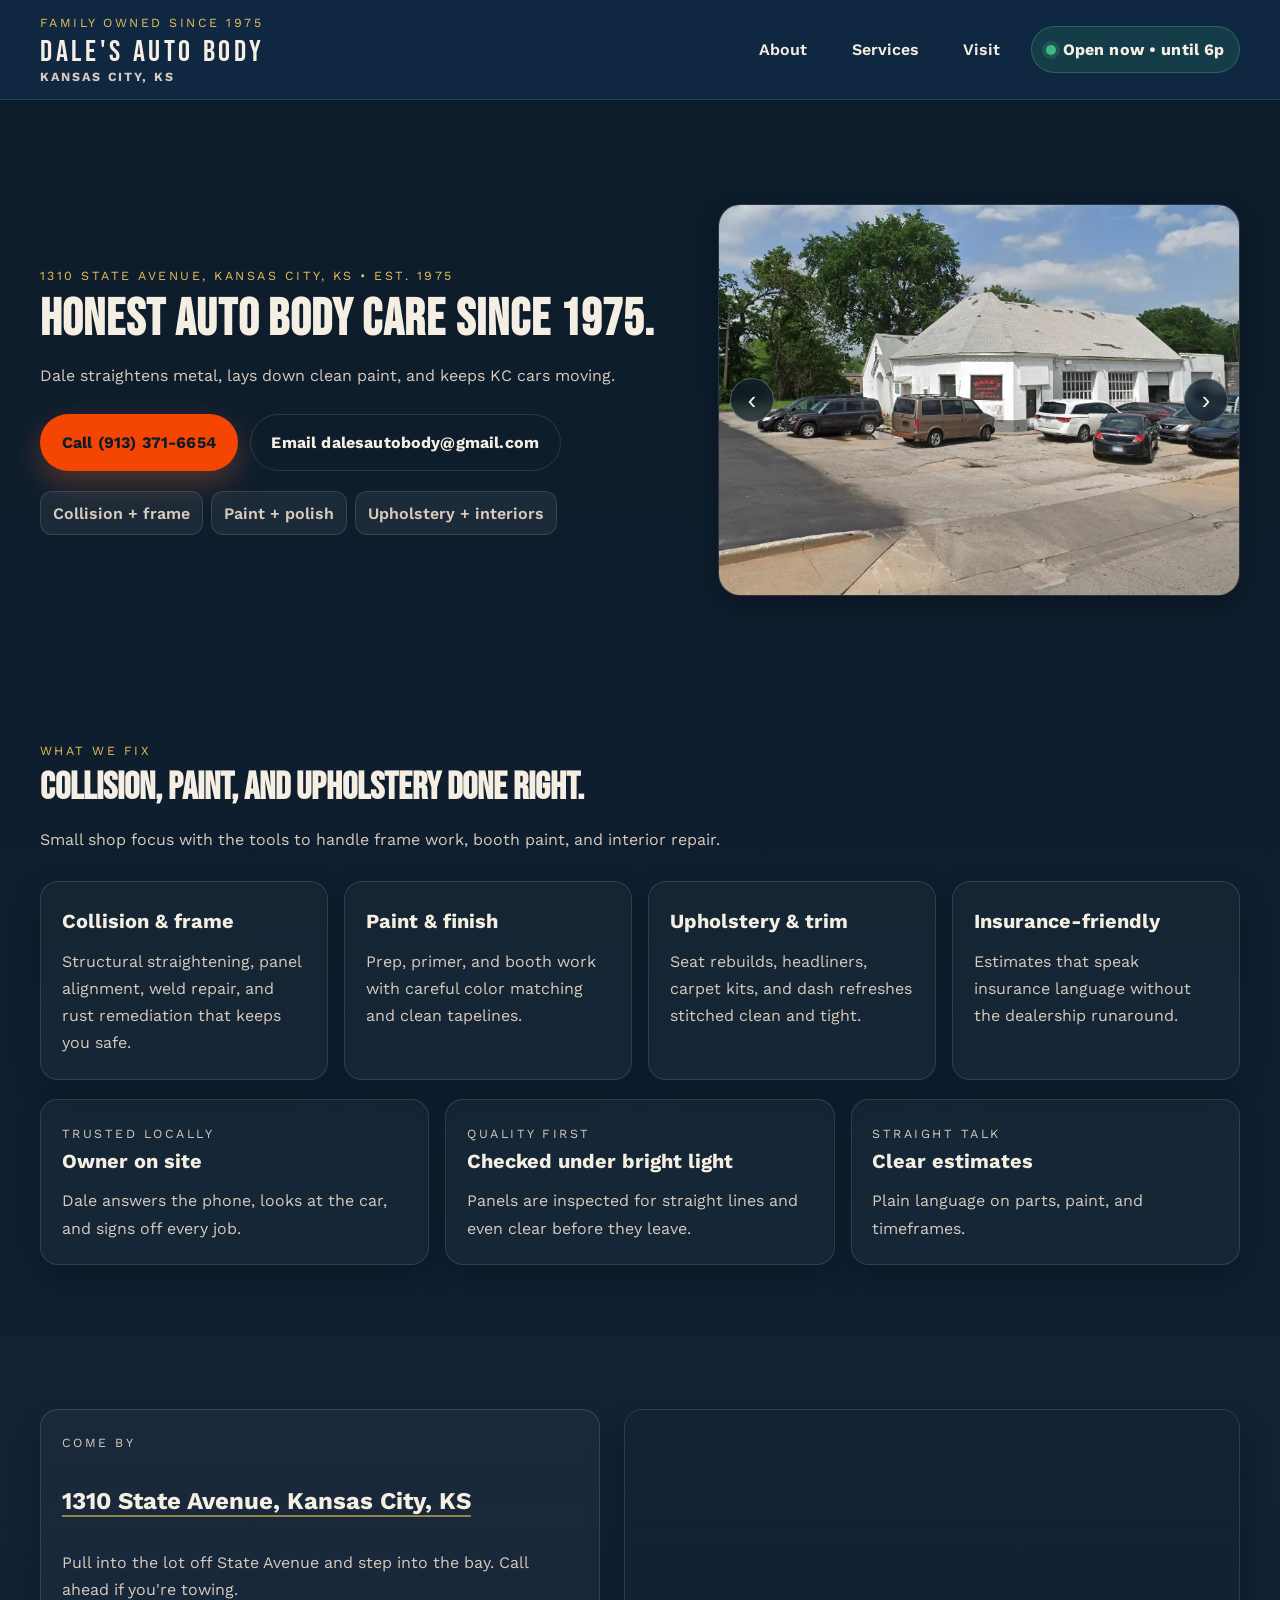
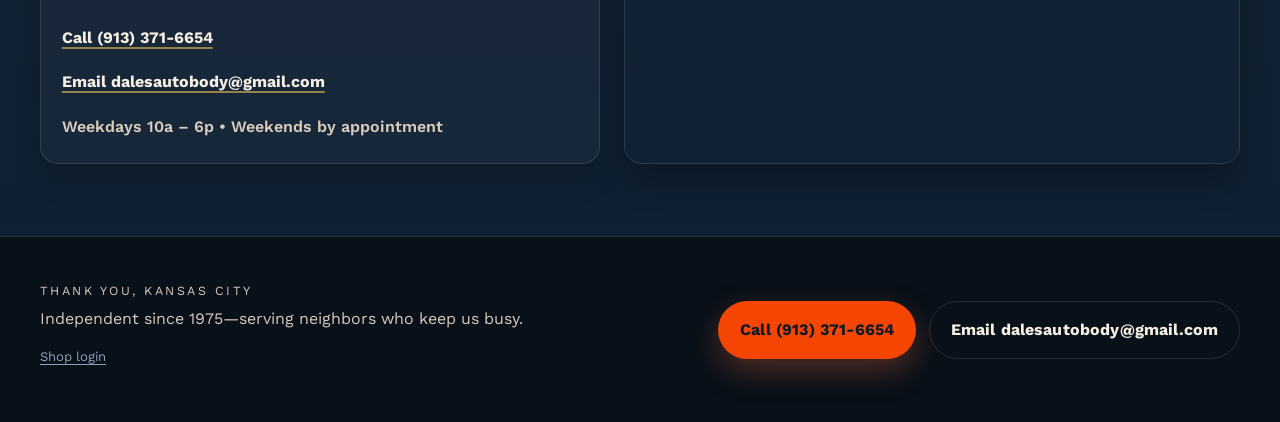
<file: index.html>
<!DOCTYPE html>
<html lang="en">
<head>
    <meta charset="UTF-8">
    <meta name="viewport" content="width=device-width, initial-scale=1">
    <title>Dale's Auto Body KC | Since 1975</title>
    <meta name="description" content="Family-owned auto body and upholstery shop in Kansas City, KS. Old-school craftsmanship from Dale since 1975.">
    <link rel="canonical" href="https://daleskc.com/">
    <meta name="theme-color" content="#0f2740">
    <link rel="icon" href="/favicon.ico" sizes="any">
    <link rel="icon" href="/icon-192.png" type="image/png">
    <link rel="apple-touch-icon" href="/apple-touch-icon.png">
    <meta property="og:type" content="website">
    <meta property="og:title" content="Dale's Auto Body · Kansas City, KS · Since 1975">
    <meta property="og:description" content="Family-owned auto body and upholstery shop on State Avenue in Kansas City, KS since 1975.">
    <meta property="og:url" content="https://daleskc.com/">
    <meta property="og:image" content="https://daleskc.com/images/web/og.jpg">
    <meta property="og:image:width" content="1200">
    <meta property="og:image:height" content="630">
    <meta property="og:image:alt" content="Dale's Auto Body shop on State Avenue, Kansas City, KS">
    <meta name="twitter:card" content="summary_large_image">
    <link rel="preload" as="font" type="font/woff2" href="fonts/bebas-neue.woff2" crossorigin>
    <link rel="preload" as="font" type="font/woff2" href="fonts/work-sans.woff2" crossorigin>
    <link rel="stylesheet" href="css/style.css">
    <script type="application/ld+json">
    {
      "@context": "https://schema.org",
      "@type": "AutoBodyShop",
      "name": "Dale's Auto Body",
      "url": "https://daleskc.com/",
      "telephone": "+1-913-371-6654",
      "email": "dalesautobody@gmail.com",
      "foundingDate": "1975",
      "image": "https://daleskc.com/images/web/og.jpg",
      "address": { "@type": "PostalAddress", "streetAddress": "1310 State Avenue", "addressLocality": "Kansas City", "addressRegion": "KS", "postalCode": "66102", "addressCountry": "US" },
      "openingHoursSpecification": [{ "@type": "OpeningHoursSpecification", "dayOfWeek": ["Monday", "Tuesday", "Wednesday", "Thursday", "Friday"], "opens": "10:00", "closes": "18:00" }]
    }
    </script>
</head>
<body>
    <header class="top-nav">
        <div class="container nav-inner">
            <div class="brand">
                <div class="brand-text">
                    <p class="eyebrow">Family owned since 1975</p>
                    <p class="brand-name">DALE'S AUTO BODY</p>
                    <p class="brand-sub">Kansas City, KS</p>
                </div>
            </div>
            <nav class="nav-links" aria-label="Main navigation">
                <a href="#about">About</a>
                <a href="#services">Services</a>
                <a href="#visit">Visit</a>
                <span class="status-pill" id="navStatus">Weekdays 10a–6p</span>
            </nav>
        </div>
    </header>

    <main>
        <section class="hero" id="about">
            <div class="container hero-grid">
                <div class="hero-copy">
                    <p class="eyebrow">1310 State Avenue, Kansas City, KS • Est. 1975</p>
                    <h1>Honest auto body care since 1975.</h1>
                    <p class="lede">Dale straightens metal, lays down clean paint, and keeps KC cars moving.</p>
                    <div class="cta-row">
                        <a class="btn solid" href="tel:+19133716654">Call (913) 371-6654</a>
                        <a class="btn outline" href="mailto:dalesautobody@gmail.com">Email dalesautobody@gmail.com</a>
                    </div>
                    <div class="hero-tags">
                        <span>Collision + frame</span>
                        <span>Paint + polish</span>
                        <span>Upholstery + interiors</span>
                    </div>
                </div>
                <div class="hero-showcase hero-slider" role="group" aria-label="Shop photos">
                    <button class="hero-arrow" data-hero-prev aria-label="Previous photo">‹</button>
                    <div class="hero-photo" aria-live="polite">
                        <img src="images/web/shop.webp" width="741" height="544" alt="Dale's Auto Body shop on State Avenue" data-hero-img fetchpriority="high">
                    </div>
                    <button class="hero-arrow" data-hero-next aria-label="Next photo">›</button>
                </div>
            </div>
        </section>

        <section class="services" id="services">
            <div class="container">
                <div class="section-header">
                    <p class="eyebrow">What we fix</p>
                    <h2>Collision, paint, and upholstery done right.</h2>
                    <p class="lede">Small shop focus with the tools to handle frame work, booth paint, and interior repair.</p>
                </div>
                <div class="service-grid">
                    <article class="card">
                        <h3>Collision & frame</h3>
                        <p>Structural straightening, panel alignment, weld repair, and rust remediation that keeps you safe.</p>
                    </article>
                    <article class="card">
                        <h3>Paint & finish</h3>
                        <p>Prep, primer, and booth work with careful color matching and clean tapelines.</p>
                    </article>
                    <article class="card">
                        <h3>Upholstery & trim</h3>
                        <p>Seat rebuilds, headliners, carpet kits, and dash refreshes stitched clean and tight.</p>
                    </article>
                    <article class="card">
                        <h3>Insurance-friendly</h3>
                        <p>Estimates that speak insurance language without the dealership runaround.</p>
                    </article>
                </div>
                <div class="trust-grid">
                    <article class="card">
                        <p class="eyebrow">Trusted locally</p>
                        <h3>Owner on site</h3>
                        <p>Dale answers the phone, looks at the car, and signs off every job.</p>
                    </article>
                    <article class="card">
                        <p class="eyebrow">Quality first</p>
                        <h3>Checked under bright light</h3>
                        <p>Panels are inspected for straight lines and even clear before they leave.</p>
                    </article>
                    <article class="card">
                        <p class="eyebrow">Straight talk</p>
                        <h3>Clear estimates</h3>
                        <p>Plain language on parts, paint, and timeframes.</p>
                    </article>
                </div>
            </div>
        </section>

        <section class="visit" id="visit">
            <div class="container visit-grid">
                <div class="visit-card card">
                    <p class="eyebrow">Come by</p>
                    <h2><a class="addr" href="https://maps.google.com/?q=1310+State+Avenue+Kansas+City+KS+66102" target="_blank" rel="noopener">1310 State Avenue, Kansas City, KS</a></h2>
                    <p>Pull into the lot off State Avenue and step into the bay. Call ahead if you're towing.</p>
                    <div class="contact-list">
                        <a href="tel:+19133716654">Call (913) 371-6654</a>
                        <a href="mailto:dalesautobody@gmail.com">Email dalesautobody@gmail.com</a>
                        <span>Weekdays 10a – 6p • Weekends by appointment</span>
                    </div>
                </div>
                <div class="map">
                    <iframe title="Map to Dale's Auto Body" 
                        src="https://www.google.com/maps?q=1310+State+Avenue+Kansas+City+KS+66102&output=embed" 
                        width="100%" 
                        height="100%" 
                        style="border:0;" 
                        allowfullscreen="" 
                        loading="lazy" 
                        referrerpolicy="no-referrer-when-downgrade">
                    </iframe>
                </div>
            </div>
        </section>
    </main>

    <footer class="footer">
        <div class="container footer-inner">
            <div>
                <p class="eyebrow">Thank you, Kansas City</p>
                <p>Independent since 1975—serving neighbors who keep us busy.</p>
                <p class="footer-login"><a href="portal/">Shop login</a></p>
            </div>
            <div class="footer-cta">
                <a class="btn solid" href="tel:+19133716654">Call (913) 371-6654</a>
                <a class="btn outline" href="mailto:dalesautobody@gmail.com">Email dalesautobody@gmail.com</a>
            </div>
        </div>
    </footer>

    <script src="js/script.js"></script>
</body>
</html>
</file>
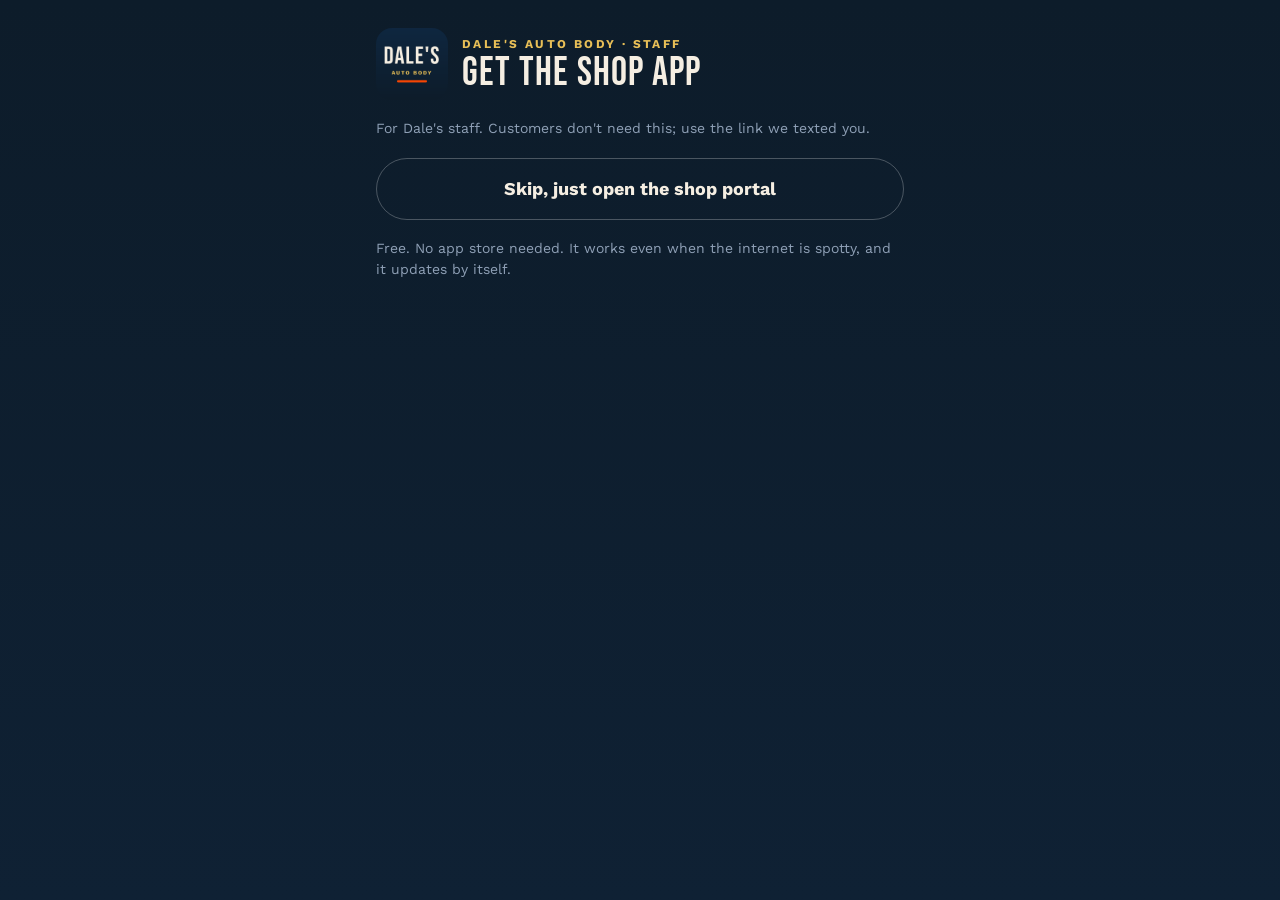
<file: app/index.html>
<!DOCTYPE html>
<html lang="en"><head><meta charset="UTF-8"><meta name="robots" content="noindex">
<title>Get the shop app | Dale's Auto Body</title>
<meta http-equiv="refresh" content="0; url=/portal/install.html">
<link rel="canonical" href="https://daleskc.com/portal/install.html">
<script>location.replace("/portal/install.html");</script></head>
<body style="font-family:system-ui,sans-serif;background:#0f2134;color:#f5eee2;padding:24px"><a style="color:#e8bf57" href="/portal/install.html">Open the shop app install page</a></body></html>
</file>
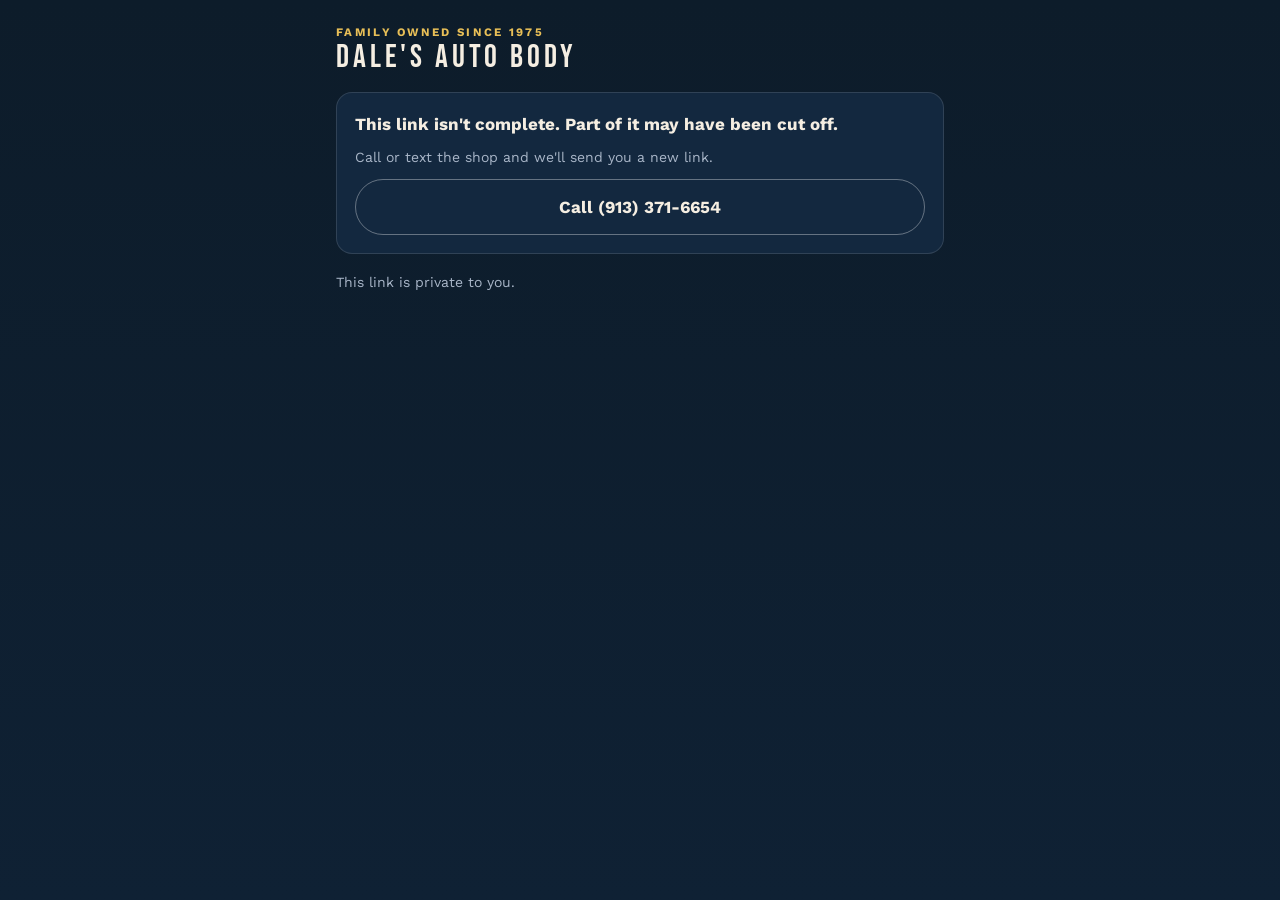
<file: portal/estimate.html>
<!DOCTYPE html>
<html lang="en">
<head>
<meta charset="UTF-8">
<meta name="viewport" content="width=device-width, initial-scale=1, viewport-fit=cover">
<meta name="robots" content="noindex, nofollow">
<meta name="referrer" content="no-referrer">
<title>Your estimate | Dale's Auto Body KC</title>
<link rel="icon" href="icons/icon-192.png">
<link rel="preload" as="font" type="font/woff2" href="fonts/bebas-neue.woff2" crossorigin>
<link rel="preload" as="font" type="font/woff2" href="fonts/work-sans.woff2" crossorigin>
<link rel="stylesheet" href="fonts/fonts.css">
<style>
:root { --panel: #13283f; --act: #C93A00; --act-hover: #DE4300; --amber: #e8bf57; --cream: #f5eee2; --stone: #d8cabc; --muted: #a9b6c8; --line: rgba(255,255,255,.12); --good: #5fd39a; color-scheme: dark; }
* { box-sizing: border-box; }
[hidden] { display: none !important; }
html { background: #0f2134; font-size: 100%; -webkit-text-size-adjust: 100%; }
@media (min-width: 1600px) { html { font-size: clamp(18px, calc(.5vw + 8px), 30px); } }
body { margin: 0; font-family: "Work Sans", system-ui, sans-serif; background: linear-gradient(180deg, #0d1c2a, #0f2134) fixed; color: var(--cream); line-height: 1.55; font-size: 1.0625rem; min-height: 100vh; }
:focus-visible { outline: 3px solid var(--amber); outline-offset: 2px; border-radius: 6px; }
.wrap { max-width: 40rem; margin: 0 auto; padding: 24px max(16px, env(safe-area-inset-right, 0px)) 48px max(16px, env(safe-area-inset-left, 0px)); display: grid; gap: 18px; }
.brand .name { font-family: "Bebas Neue", Impact, sans-serif; font-size: 2rem; letter-spacing: .12em; line-height: 1; }
.brand .sub { font-size: .72rem; letter-spacing: .2em; text-transform: uppercase; color: var(--amber); font-weight: 700; }
h1 { font-family: "Bebas Neue", Impact, sans-serif; font-weight: 400; font-size: clamp(2.2rem, 8vw, 3rem); letter-spacing: .03em; margin: 0; line-height: 1; }
.card { background: var(--panel); border: 1px solid var(--line); border-radius: 16px; padding: 18px; display: grid; gap: 10px; }
.card h2 { font-size: 1.1rem; margin: 0; }
.row { display: flex; justify-content: space-between; gap: 12px; border-top: 1px solid var(--line); padding-top: 10px; }
.row:first-child, .row[hidden] + .row { border-top: 0; padding-top: 0; }
.k { color: var(--muted); flex: none; }
.v { text-align: right; font-weight: 600; overflow-wrap: anywhere; }
.nw { white-space: nowrap; }
@media (max-width: 520px) { .row { flex-direction: column; gap: 2px; } .v { text-align: left; } .k { font-size: .875rem; } }
.total { font-family: "Bebas Neue", Impact, sans-serif; font-size: 2.75rem; line-height: 1; font-variant-numeric: tabular-nums; }
.photos { display: grid; grid-template-columns: repeat(auto-fit, minmax(12rem, 1fr)); gap: 8px; }
@media (max-width: 520px) { .photos { grid-template-columns: repeat(2, minmax(0, 1fr)); } }
.jump { display: inline-flex; align-items: center; min-height: 44px; font-weight: 700; }
@media print { body { background: #fff; color: #111; } .card { background: #fff; border-color: #ccc; color: #111; } .k, .small { color: #333 !important; } .btn, #photoCard, .noprint { display: none !important; } .brand .sub { color: #8a5a00; } }
.photos a { display: block; border-radius: 12px; overflow: hidden; border: 1px solid var(--line); background: #000; }
.photos img { display: block; width: 100%; aspect-ratio: 4 / 3; object-fit: cover; }
label { font-size: .875rem; color: var(--stone); font-weight: 600; }
input { width: 100%; min-height: 50px; border: 1.5px solid rgba(255,255,255,.28); background: rgba(0,0,0,.2); color: var(--cream); border-radius: 10px; padding: 12px; font: inherit; }
input:focus { border-color: var(--amber); outline: none; box-shadow: 0 0 0 3px rgba(232,191,87,.25); }
.btn { display: inline-flex; justify-content: center; align-items: center; width: 100%; min-height: 52px; border: 0; border-radius: 999px; padding: 14px 20px; font: inherit; font-weight: 700; font-size: 1.0625rem; cursor: pointer; text-decoration: none; }
.btn.primary { background: var(--act); color: #fff; }
.btn.primary:hover { background: var(--act-hover); }
.btn.line { background: transparent; color: var(--cream); border: 1.5px solid rgba(255,255,255,.35); }
.btn:disabled { opacity: .6; }
.ok { background: rgba(95,211,154,.14); border-color: rgba(95,211,154,.6); }
.ok b { font-size: 1.15rem; }
.err { color: #ff8a70; font-size: .9rem; }
.err:empty { display: none; }
.printonly { display: none; }
@media print { .printonly { display: block; } }
.small { font-size: .875rem; color: var(--muted); }
a { color: var(--amber); }
</style>
</head>
<body>
<main class="wrap">
  <div class="brand"><div class="sub">Family owned since 1975</div><div class="name" id="shopName">DALE'S AUTO BODY</div></div>
  <div id="loading" class="card" role="status">Loading…</div>
  <div id="problem" class="card" hidden>
    <b id="problemText"></b>
    <div class="small">Call or text the shop and we'll send you a new link.</div>
    <a class="btn line" href="tel:+19133716654">Call (913) 371-6654</a>
  </div>
  <div id="content" hidden>
    <div style="display:grid;gap:18px">
      <div><div class="small" id="hello"></div><h1 id="heading">Your estimate</h1></div>
      <div class="card ok" id="approved" role="status" tabindex="-1" hidden></div>
      <div class="card">
        <div class="row" id="dateRow" hidden><span class="k" id="dateK">Estimate date</span><span class="v" id="dateV"></span></div>
        <div class="row"><span class="k">Vehicle</span><span class="v" id="car"></span></div>
        <div class="row" id="vinRow"><span class="k">VIN</span><span class="v" id="vin"></span></div>
        <div class="row"><span class="k">Work</span><span class="v" id="work"></span></div>
        <div class="row" id="claimRow"><span class="k">Insurance</span><span class="v" id="claim"></span></div>
        <div class="row" id="notesRow"><span class="k">Notes</span><span class="v" id="notes"></span></div>
      </div>
      <div class="card"><div class="k" id="totalLabel">Estimate total</div><div class="total" id="total"></div><div class="small" id="totalNote"></div><a class="jump" id="jump" href="#approveCard" hidden>Ready? Jump to Approve ↓</a><button class="btn line" id="printRc" type="button" hidden>Save or print this receipt</button><div class="small" id="payHow" hidden>Pay at the shop with cash, card or check, Monday to Friday 10am–6pm, or call to pay by card.</div></div>
      <div class="card" id="photoCard" hidden><h2>Estimate pages and photos</h2><div class="small">Tap a photo to see it full size.</div><div class="photos" id="photos"></div></div>
      <form class="card" id="approveCard" hidden novalidate>
        <h2>Ready to go ahead?</h2>
        <div class="small">Tapping Approve tells Dale's Auto Body to do this work at this price. If we find hidden damage once we start, we'll call you before doing anything extra. You pay when the work is done.</div>
        <label for="nm">Your full name</label><input id="nm" autocomplete="name" autocapitalize="words" enterkeyhint="done">
        <button class="btn primary" id="approve" type="submit">Approve this estimate</button>
        <div class="err" id="err" role="alert"></div>
      </form>
      <div class="card" id="noPrice" hidden><b>Price coming soon</b><div class="small">We'll send you the price before any work starts. Questions? Call us below.</div></div>
      <div class="card"><h2>Questions?</h2><div id="contact" class="small"></div><div id="contactPhone" class="small printonly"></div><a class="btn line" id="call" href="tel:+19133716654">Call (913) 371-6654</a></div>
    </div>
  </div>
  <div class="small noprint">This link is private to you.</div>
</main>
<script>
(() => {
  const FN = "https://uwhtxhxetjbkngjypkcx.supabase.co/functions/v1/shop-link";
  const KEY = "sb_publishable_aGD67KSXQybtbagP_DJfDQ_7TaFb4gI";
  const $ = id => document.getElementById(id);
  const t = new URLSearchParams(location.search).get("t") || "";
  const money = n => "$" + (+n || 0).toLocaleString("en-US", { minimumFractionDigits: 2, maximumFractionDigits: 2 });
  const fail = msg => { $("loading").hidden = true; $("content").hidden = true; $("problem").hidden = false; $("problemText").textContent = msg; };
  const fmtDate = d => new Date(d).toLocaleDateString("en-US", { month: "long", day: "numeric", year: "numeric" });
  let justApproved = false;
  async function load() {
    if (!/^[a-f0-9]{48}$/.test(t)) return fail("This link isn't complete. Part of it may have been cut off.");
    let r;
    try { r = await fetch(FN + "?t=" + t, { headers: { apikey: KEY, Authorization: "Bearer " + KEY } }); }
    catch { return fail("Couldn't connect. Check your internet, then refresh this page."); }
    const d = await r.json().catch(() => ({}));
    if (!r.ok) return fail(d.error || "Something went wrong loading this page.");
    render(d);
  }
  function render(d) {
    const j = d.job, s = d.shop || {};
    const shop = s.name || "Dale's Auto Body";
    $("shopName").textContent = shop.toUpperCase();
    const isEst = j.status === "estimate";
    $("hello").textContent = d.customer && d.customer.first ? `Hi ${d.customer.first},` : "";
    const heading = isEst ? (j.approved_at ? "Approved. Thank you!" : "Your estimate") : j.status === "paid" ? "Paid in full" : j.status === "invoiced" ? "Your bill" : "Your repair";
    $("heading").textContent = heading; document.title = `${heading} | ${shop}`;
    $("car").textContent = j.car || "—";
    $("vinRow").hidden = !j.vin; $("vin").textContent = j.vin || "";
    $("work").textContent = j.title || "—";
    $("claimRow").hidden = !(j.claim || j.insurer);
    $("claim").innerHTML = ""; if (j.insurer) $("claim").append(j.insurer + (j.claim ? " · " : ""));
    if (j.claim) { const n = document.createElement("span"); n.className = "nw"; n.textContent = "Claim #" + j.claim; $("claim").append(n); }
    $("notesRow").hidden = !j.description; $("notes").textContent = j.description || "";
    $("payHow").hidden = j.status !== "invoiced";
    const dRow = isEst ? j.created_at : j.status === "paid" ? j.paid_on : j.invoiced_on;
    $("dateRow").hidden = !dRow; $("dateK").textContent = isEst ? "Estimate date" : j.status === "paid" ? "Paid on" : "Bill date"; if (dRow) $("dateV").textContent = fmtDate(String(dRow).length === 10 ? dRow + "T12:00:00" : dRow);
    $("jump").hidden = !(isEst && !j.approved_at && j.amount && (d.photos || []).length);
    $("printRc").hidden = j.status !== "paid";
    if (isEst) {
      $("totalLabel").textContent = "Estimate total"; $("total").textContent = j.amount ? money(j.amount) : "Price coming soon";
      const from = j.created_at ? new Date(j.created_at) : null;
      $("totalNote").textContent = j.approved_at ? "" : from ? `This price is good until ${fmtDate(from.getTime() + 30 * 864e5)}.` : "This price is good for 30 days from the estimate date.";
    } else if (j.status === "paid") { $("totalLabel").textContent = "Total"; $("total").textContent = money(j.amount); $("totalNote").textContent = j.paid_on ? `Paid in full on ${fmtDate(j.paid_on + "T12:00:00")}. Thank you!` : "Paid in full. Thank you!"; }
    else if (j.status === "invoiced") { $("totalLabel").textContent = "Balance due"; $("total").textContent = money(j.balance); $("totalNote").textContent = j.paid ? `${money(j.paid)} paid so far, of ${money(j.amount)} total.` : `Total ${money(j.amount)}.`; }
    else { $("totalLabel").textContent = "Repair total"; $("total").textContent = j.amount ? money(j.amount) : "To be confirmed"; $("totalNote").textContent = j.paid ? `${money(j.paid)} paid so far. We'll let you know when it's ready.` : "We'll let you know when it's ready."; }
    const ph = d.photos || [];
    $("photoCard").hidden = !ph.length; $("photos").innerHTML = "";
    ph.forEach((u, i) => { const a = document.createElement("a"); a.href = u; a.target = "_blank"; a.rel = "noopener"; const im = document.createElement("img"); im.src = u; im.alt = `Photo ${i + 1} of ${ph.length}`; im.loading = "lazy"; a.appendChild(im); $("photos").appendChild(a); });
    $("approveCard").hidden = true; $("noPrice").hidden = true; $("approved").hidden = true;
    if (isEst && j.approved_at) {
      $("approved").hidden = false;
      $("approved").innerHTML = "<b></b><div></div>";
      $("approved").querySelector("b").textContent = `You approved this ${j.amount ? money(j.amount) + " " : ""}repair on ${fmtDate(j.approved_at)}.${j.approved_name ? " Signed: " + j.approved_name + "." : ""}`;
      $("approved").querySelector("div").textContent = "What happens next: Dale will call you to set a day to bring the car in. Nothing to pay until the work is done.";
      if (justApproved) { justApproved = false; $("approved").scrollIntoView({ block: "center", behavior: "smooth" }); $("approved").focus({ preventScroll: true }); }
    } else if (isEst && j.amount) { $("approveCard").hidden = false; $("approve").textContent = `Approve ${money(j.amount)} repair`; }
    else if (isEst) $("noPrice").hidden = false;
    const phone = s.phone || "(913) 371-6654";
    $("contact").textContent = [s.address, "Monday–Friday 10am–6pm"].filter(Boolean).join(" · "); $("contactPhone").textContent = "Phone: " + phone;
    $("call").href = "tel:" + phone.replace(/[^\d+]/g, ""); $("call").textContent = "Call " + phone;
    $("loading").hidden = true; $("problem").hidden = true; $("content").hidden = false;
  }
  $("printRc").addEventListener("click", () => window.print());
  $("approveCard").addEventListener("submit", async e => {
    e.preventDefault();
    const name = $("nm").value.trim();
    if (name.length < 2) { $("err").textContent = "Type your full name first."; $("nm").focus(); return; }
    const b = $("approve"), label = b.textContent; b.disabled = true; b.textContent = "Saving…"; $("err").textContent = "";
    try {
      const r = await fetch(FN, { method: "POST", headers: { "Content-Type": "application/json", apikey: KEY, Authorization: "Bearer " + KEY }, body: JSON.stringify({ t, action: "approve", name }) });
      const d = await r.json().catch(() => ({}));
      if (!r.ok) throw new Error(d.error || "Couldn't save that. Try again.");
      justApproved = true; await load();
    } catch (ex) { $("err").textContent = /fetch|network/i.test(ex.message) ? "No internet connection. Try again." : ex.message; }
    finally { b.disabled = false; if (b.textContent === "Saving…") b.textContent = label; }
  });
  load();
})();
</script>
</body>
</html>
</file>
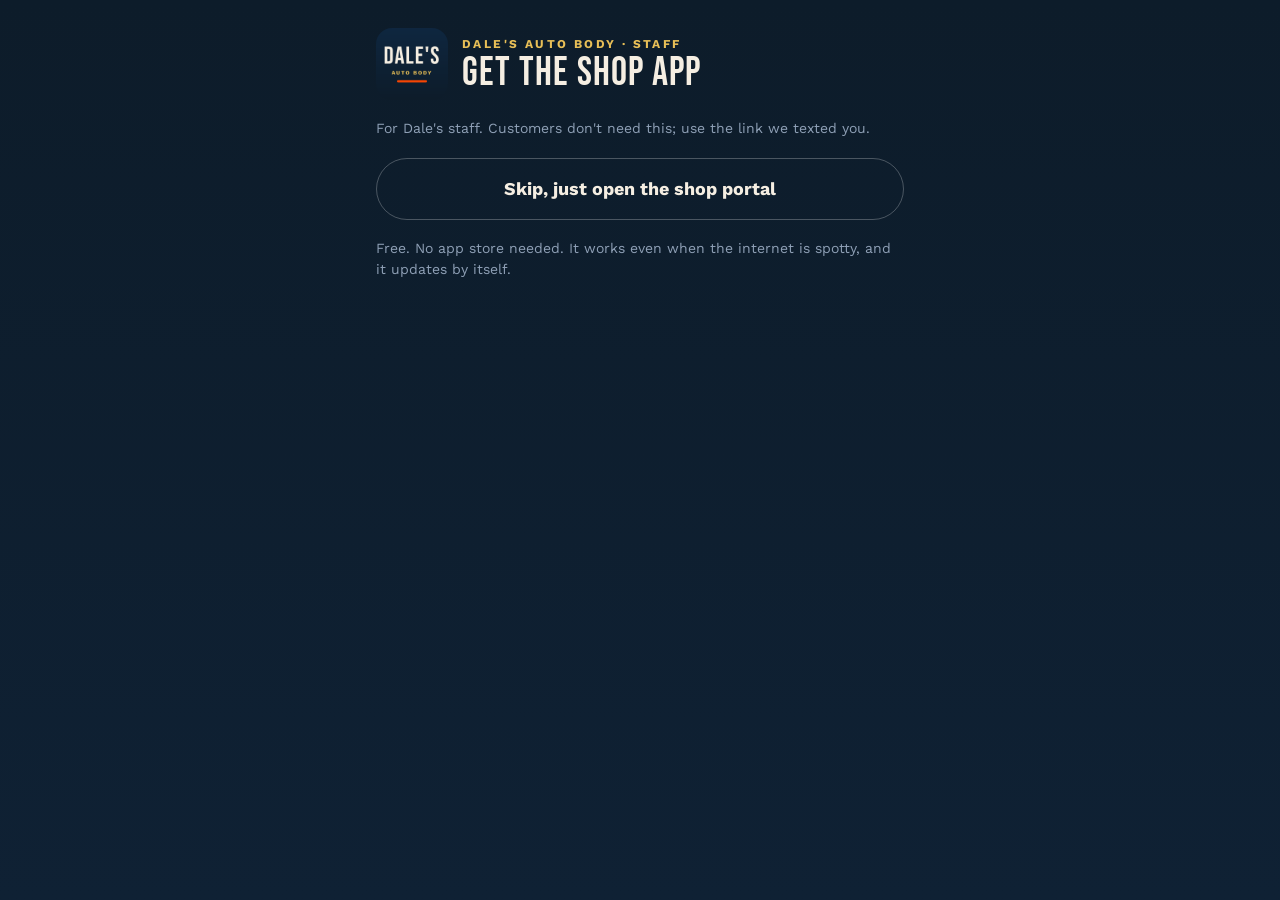
<file: portal/install.html>
<!DOCTYPE html>
<html lang="en">
<head>
<meta charset="UTF-8">
<meta name="viewport" content="width=device-width, initial-scale=1, viewport-fit=cover">
<meta name="robots" content="noindex, nofollow">
<title>Get the app | Dale's Auto Body Shop Portal</title>
<meta name="theme-color" content="#0f2740">
<meta name="apple-mobile-web-app-capable" content="yes">
<meta name="mobile-web-app-capable" content="yes">
<meta name="apple-mobile-web-app-title" content="Dale's Shop">
<link rel="manifest" href="manifest.webmanifest">
<link rel="apple-touch-icon" href="icons/apple-touch-icon.png">
<link rel="icon" href="icons/icon-192.png">
<link rel="preload" as="font" type="font/woff2" href="fonts/bebas-neue.woff2" crossorigin>
<link rel="preload" as="font" type="font/woff2" href="fonts/work-sans.woff2" crossorigin>
<link rel="stylesheet" href="fonts/fonts.css">
<style>
:root { --navy: #0f2740; --panel: #13283f; --rust: #F54503; --amber: #e8bf57; --cream: #f5eee2; --stone: #d8cabc; --muted: #8fa0b6; --line: rgba(255,255,255,.12); --good: #5fd39a; color-scheme: dark; }
* { box-sizing: border-box; }
[hidden] { display: none !important; }
html { background: #0f2134; }
body { margin: 0; font-family: "Work Sans", system-ui, sans-serif; background: linear-gradient(180deg, #0d1c2a, #0f2134) fixed; color: var(--cream); line-height: 1.55; font-size: 17px; min-height: 100vh; }
.wrap { min-height: 100vh; min-height: 100dvh; align-content: start; max-width: 560px; margin: 0 auto; padding: 28px max(16px, env(safe-area-inset-right, 0px)) calc(80px + env(safe-area-inset-bottom, 0px)) max(16px, env(safe-area-inset-left, 0px)); display: grid; gap: 18px; }
.top { display: flex; gap: 14px; align-items: center; }
.top img { width: 72px; height: 72px; border-radius: 16px; }
h1 { font-family: "Bebas Neue", Impact, sans-serif; font-weight: 400; font-size: 40px; letter-spacing: .03em; margin: 0; line-height: 1; }
.sub { color: var(--amber); font-size: 12px; letter-spacing: .2em; text-transform: uppercase; font-weight: 700; }
.card { background: var(--panel); border: 1px solid var(--line); border-radius: 18px; padding: 18px; display: grid; gap: 14px; }
.btn { display: flex; justify-content: center; align-items: center; gap: 8px; width: 100%; border: 0; border-radius: 999px; padding: 16px 20px; font: inherit; font-weight: 700; font-size: 18px; cursor: pointer; text-decoration: none; }
.btn.primary { background: #C93A00; color: #fff; }
.btn.line { background: transparent; color: var(--cream); border: 1px solid rgba(255,255,255,.25); }
ol { margin: 0; padding: 0; list-style: none; display: grid; gap: 12px; counter-reset: s; }
ol li { counter-increment: s; display: grid; grid-template-columns: 38px minmax(0, 1fr); gap: 12px; align-items: center; }
ol li::before { content: counter(s); width: 38px; height: 38px; border-radius: 50%; background: #C93A00; color: #fff; font-weight: 700; display: grid; place-items: center; font-size: 18px; }
.ico { display: inline-flex; align-items: center; justify-content: center; vertical-align: middle; width: 30px; height: 30px; border-radius: 8px; background: rgba(255,255,255,.1); margin: 0 3px; }
.ico svg { width: 20px; height: 20px; }
.note { font-size: 14px; color: var(--muted); }
.good { background: rgba(95,211,154,.14); border-color: var(--good); }
.arrow { border: 0; font-family: inherit; cursor: pointer; position: fixed; bottom: max(10px, env(safe-area-inset-bottom, 0px)); left: 50%; transform: translateX(-50%); font-size: 15px; font-weight: 700; color: #1b1405; background: var(--amber); padding: 8px 16px; border-radius: 999px; box-shadow: 0 8px 24px rgba(0,0,0,.5); white-space: nowrap; animation: bob 1.2s ease-in-out infinite; }
@keyframes bob { 50% { transform: translate(-50%, 8px); } }
@media (prefers-reduced-motion: reduce) { .arrow { animation: none; } }
</style>
</head>
<body>
<main class="wrap">
  <div class="top"><img src="icons/icon-192.png" alt=""><div><div class="sub">Dale's Auto Body · Staff</div><h1>Get the shop app</h1></div></div>
  <div class="note">For Dale's staff. Customers don't need this; use the link we texted you.</div>

  <div class="card good" id="already" hidden><b>It's installed.</b><div>Open <b>Dale's Shop</b> from your home screen or desktop anytime.</div><a class="btn primary" href="./">Open the shop portal</a></div>

  <!-- Android / Chrome / Edge with a real install prompt -->
  <div class="card" id="promptCard" hidden>
    <div>Tap the button. It puts a <b>Dale's Shop</b> icon on your <span id="where">home screen</span>.</div>
    <button class="btn primary" id="installBtn" type="button">⬇ Install Dale's Shop</button>
  </div>

  <!-- iPhone / iPad Safari -->
  <div class="card" id="iosCard" hidden>
    <div><b>3 taps</b> and it's on your home screen:</div>
    <ol>
      <li><span>Tap <b>Share</b> <span class="ico"><svg viewBox="0 0 24 24" fill="none" stroke="currentColor" stroke-width="2"><path d="M12 3v12M7 8l5-5 5 5"/><path d="M5 12v7a2 2 0 0 0 2 2h10a2 2 0 0 0 2-2v-7"/></svg></span> at the bottom of the screen. (On newer iPhones, tap <b>•••</b> first, then <b>Share</b>.)</span></li>
      <li><span>Scroll down and tap <b>Add to Home Screen</b> <span class="ico"><svg viewBox="0 0 24 24" fill="none" stroke="currentColor" stroke-width="2"><rect x="4" y="4" width="16" height="16" rx="3"/><path d="M12 8v8M8 12h8"/></svg></span></span></li>
      <li><span>Tap <b>Add</b> in the top corner.</span></li>
    </ol>
    <div class="note">Don't see the Share button? Make sure this page is open in <b>Safari</b>.</div>
  </div>
  <div class="card" id="iosOther" hidden>
    <div>On iPhone, this only works in <b>Safari</b>.</div>
    <div class="note">Copy this address and paste it into Safari: <b id="addr">daleskc.com/app</b></div>
    <button class="btn line" id="copyAddr" type="button">Copy the address</button>
  </div>

  <!-- Android without prompt (Samsung, Firefox, etc.) -->
  <div class="card" id="androidCard" hidden>
    <ol>
      <li><span>Tap the menu <span class="ico"><svg viewBox="0 0 24 24" fill="currentColor"><circle cx="12" cy="5" r="2"/><circle cx="12" cy="12" r="2"/><circle cx="12" cy="19" r="2"/></svg></span> (three dots or lines) at the top or bottom.</span></li>
      <li><span>Tap <b>Install app</b> or <b>Add to Home screen</b>.</span></li>
      <li><span>Tap <b>Install</b> or <b>Add</b>.</span></li>
    </ol>
  </div>

  <!-- Desktop without prompt (Safari, Firefox) -->
  <div class="card" id="deskCard" hidden>
    <div id="deskText"></div>
  </div>

  <a class="btn line" href="./">Skip, just open the shop portal</a>
  <div class="note">Free. No app store needed. It works even when the internet is spotty, and it updates by itself.</div>
</main>
<button class="arrow" id="arrow" type="button" hidden aria-label="Hint: the Share button is at the bottom of the screen. Tap to hide this hint.">Share button is down here ⬇</button>
<script>
(() => {
  const $ = id => document.getElementById(id);
  const ua = navigator.userAgent;
  const iOS = /iPad|iPhone|iPod/.test(ua) || (navigator.platform === "MacIntel" && navigator.maxTouchPoints > 1);
  const android = /Android/i.test(ua);
  const safari = /Safari/i.test(ua) && !/CriOS|FxiOS|EdgiOS|OPiOS|Chrome|Android/i.test(ua);
  const mobile = iOS || android;
  const standalone = matchMedia("(display-mode: standalone)").matches || navigator.standalone === true;
  if ("serviceWorker" in navigator) navigator.serviceWorker.register("sw.js").catch(() => {});
  const show = id => { $(id).hidden = false; };
  if (standalone) { show("already"); return; }
  let deferred = null;
  window.addEventListener("beforeinstallprompt", e => {
    e.preventDefault(); deferred = e;
    ["androidCard", "deskCard"].forEach(id => $(id).hidden = true);
    $("where").textContent = mobile ? "home screen" : "computer, like a regular program";
    show("promptCard");
  });
  window.addEventListener("appinstalled", () => { ["promptCard", "androidCard", "deskCard"].forEach(id => $(id).hidden = true); show("already"); });
  $("installBtn").addEventListener("click", async () => {
    if (!deferred) return;
    deferred.prompt(); const r = await deferred.userChoice.catch(() => null); deferred = null;
    if (r && r.outcome === "accepted") { $("promptCard").hidden = true; show("already"); }
  });
  if (iOS) {
    show("iosCard");
    if (safari && /iPhone|iPod/.test(ua)) { $("arrow").hidden = false; addEventListener("scroll", () => { $("arrow").hidden = true; }, { once: true, passive: true }); $("arrow").addEventListener("click", () => { $("arrow").hidden = true; }); }
    else {
      $("iosCard").querySelector(".note").innerHTML = "In Chrome, the <b>Share</b> button is at the <b>top right</b> next to the address. Don't see <b>Add to Home Screen</b>? Open this page in <b>Safari</b> instead.";
      show("iosOther");
    }
  }
  else {
    // give Chrome/Edge a moment to offer its install prompt before showing manual steps
    setTimeout(() => {
      if (deferred) return;
      if (android) show("androidCard");
      else {
        const t = /Firefox/i.test(ua) ? "Firefox can't install it. Open <b>daleskc.com/portal</b> in <b>Chrome</b> or <b>Edge</b> and click the install icon <b>⊕</b> at the right end of the address bar. Or just bookmark it."
          : /Safari/i.test(ua) && !/Chrome/i.test(ua) ? "In Safari on a Mac: click <b>File → Add to Dock</b>."
          : "Click the install icon <b>⊕</b> at the right end of the address bar, then <b>Install</b>. If you don't see it, use the browser menu → <b>Install Dale's Shop</b>.";
        $("deskText").innerHTML = t; show("deskCard");
      }
    }, 1500);
  }
  $("copyAddr").addEventListener("click", async () => { const a = "https://daleskc.com/app"; try { await navigator.clipboard.writeText(a); $("copyAddr").textContent = "Copied. Now open Safari and paste it."; } catch { $("copyAddr").textContent = a; } });
})();
</script>
</body>
</html>
</file>
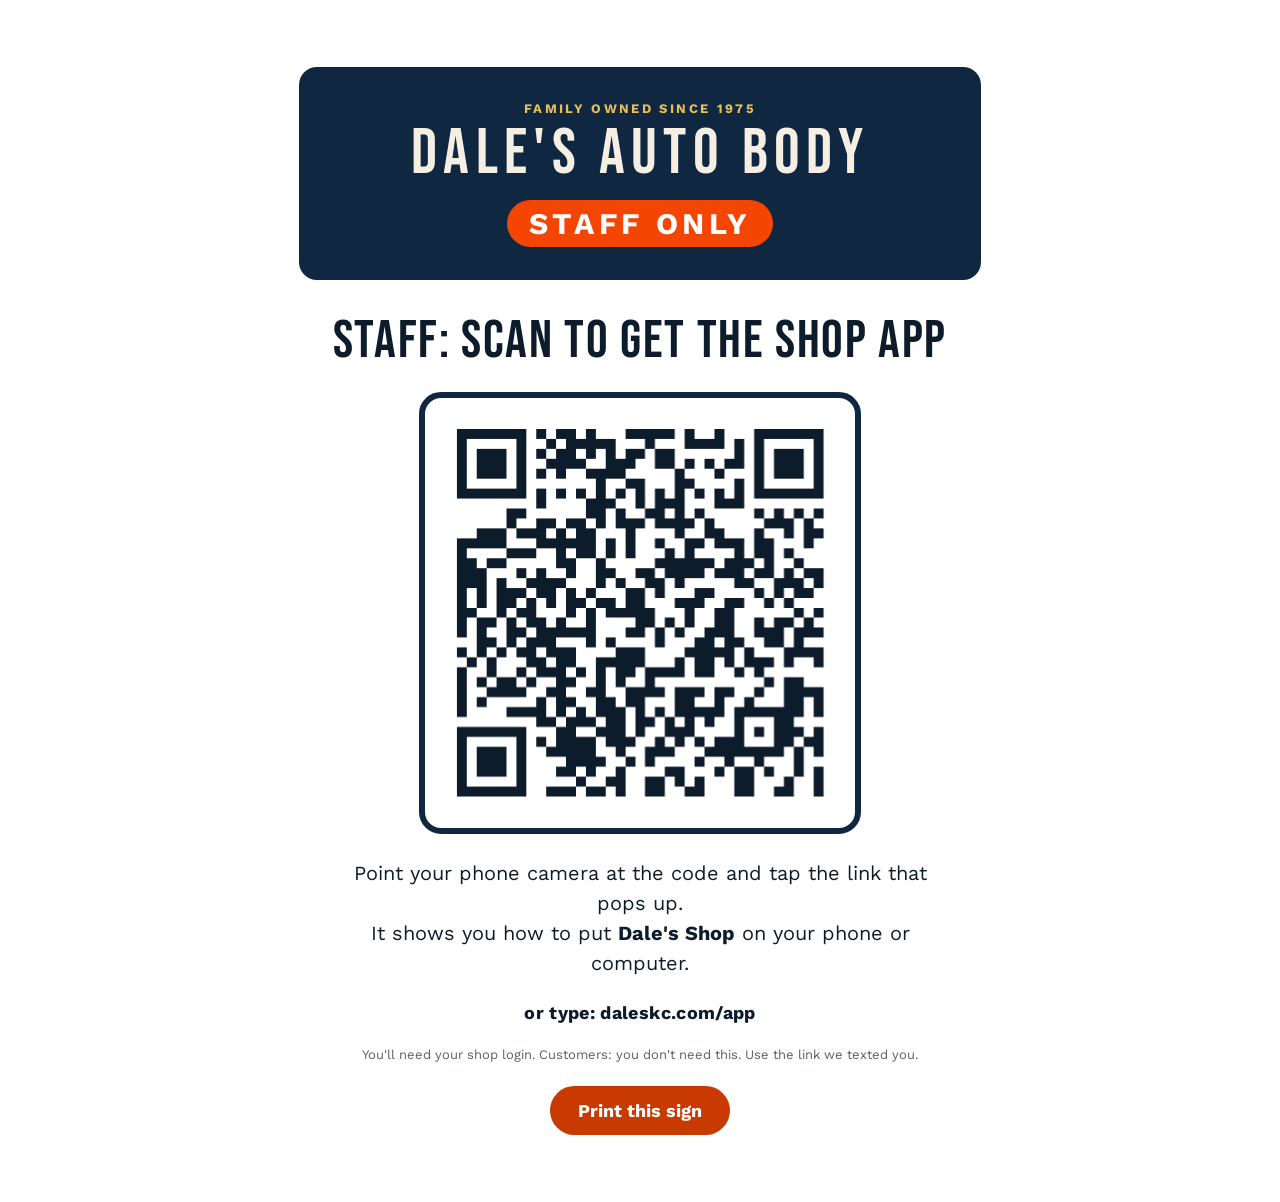
<file: portal/qr.html>
<!DOCTYPE html>
<html lang="en">
<head>
<meta charset="UTF-8">
<meta name="viewport" content="width=device-width, initial-scale=1">
<meta name="robots" content="noindex, nofollow">
<title>Staff: get the shop app | Dale's Auto Body</title>
<link rel="icon" href="icons/icon-192.png">
<link rel="preload" as="font" type="font/woff2" href="fonts/bebas-neue.woff2" crossorigin>
<link rel="preload" as="font" type="font/woff2" href="fonts/work-sans.woff2" crossorigin>
<link rel="stylesheet" href="fonts/fonts.css">
<style>
* { box-sizing: border-box; }
html, body { margin: 0; background: #fff; color: #0d1c2a; font-family: "Work Sans", Arial, sans-serif; }
.sheet { width: 8.5in; min-height: 11in; margin: 0 auto; padding: 0.7in; display: flex; flex-direction: column; align-items: center; text-align: center; gap: 0.25in; }
.band { width: 100%; background: #0f2740; color: #f5eee2; border-radius: 18px; padding: 0.35in 0.3in; }
.band .sub { color: #e8bf57; font-size: clamp(10px, 3vw, 13px); letter-spacing: .18em; text-transform: uppercase; font-weight: 700; }
.band .name { font-family: "Bebas Neue", Impact, sans-serif; font-size: 64px; letter-spacing: .1em; line-height: 1; margin-top: 6px; }
.staff { display: inline-block; background: #F54503; color: #fff; font-weight: 700; font-size: 30px; letter-spacing: .14em; padding: 6px 22px; border-radius: 999px; margin-top: 14px; }
.bar { width: 1.6in; height: 8px; background: #F54503; border-radius: 99px; margin: 10px auto 0; }
h1 { font-family: "Bebas Neue", Impact, sans-serif; font-weight: 400; font-size: 54px; letter-spacing: .03em; margin: 0.1in 0 0; line-height: 1; }
.qr { width: 4.6in; height: 4.6in; border: 6px solid #0f2740; border-radius: 22px; padding: 0.12in; }
.qr img { width: 100%; height: 100%; display: block; }
.steps { font-size: 20px; line-height: 1.5; max-width: 6in; }
.url { font-size: 18px; font-weight: 700; letter-spacing: .02em; }
.small { font-size: 13px; color: #57606a; }
.printbtn { font: inherit; font-weight: 700; font-size: 18px; padding: 14px 28px; border-radius: 999px; border: 0; background: #C93A00; color: #fff; cursor: pointer; }
@page { size: letter; margin: 0; }
@media print { .noprint { display: none; } .sheet { padding: 0.6in; } }
@media (max-width: 9in) { .sheet { width: 100%; min-height: 0; padding: 24px 16px; } .qr { width: min(4.6in, 80vw); height: min(4.6in, 80vw); } .band .name { font-size: clamp(30px, 9vw, 44px); } h1 { font-size: clamp(30px, 8vw, 40px); } .staff { font-size: 22px; } }
</style>
</head>
<body>
<main class="sheet">
  <div class="band"><div class="sub">Family owned since 1975</div><div class="name">DALE'S AUTO BODY</div><div class="staff">STAFF ONLY</div></div>
  <h1>Staff: scan to get the shop app</h1>
  <div class="qr"><img src="icons/qr-install.png" alt="QR code for daleskc.com/portal/install.html"></div>
  <div class="steps">Point your phone camera at the code and tap the link that pops up.<br>It shows you how to put <b>Dale's Shop</b> on your phone or computer.</div>
  <div class="url">or type: daleskc.com/app</div>
  <div class="small">You'll need your shop login. Customers: you don't need this. Use the link we texted you.</div>
  <button class="printbtn noprint" type="button" onclick="window.print()">Print this sign</button>
</main>
</body>
</html>
</file>
<file: css/style.css>
@font-face { font-family: 'Bebas Neue'; src: url('../fonts/bebas-neue.woff2') format('woff2'); font-weight: 400; font-display: swap; }
@font-face { font-family: 'Work Sans'; src: url('../fonts/work-sans.woff2') format('woff2'); font-weight: 100 900; font-display: swap; }

:root {
    --ink: #0d1c2a;
    --navy: #0f2740;
    --rust: #F54503;
    --amber: #e8bf57;
    --cream: #f5eee2;
    --stone: #d8cabc;
    --muted: #8fa0b6;
    --line: rgba(255, 255, 255, 0.12);
}

* { box-sizing: border-box; }

body {
    margin: 0;
    font-family: 'Work Sans', sans-serif;
    background: linear-gradient(180deg, #0d1c2a 0%, #0f2134 100%);
    color: var(--cream);
    line-height: 1.7;
    -webkit-font-smoothing: antialiased;
}

a { color: inherit; text-decoration: none; }

img { max-width: 100%; display: block; }

section { padding: 5rem 0; }

.container {
    width: min(1200px, 100% - 48px);
    margin: 0 auto;
}

.eyebrow {
    letter-spacing: 0.2em;
    text-transform: uppercase;
    font-size: 0.78rem;
    color: var(--amber);
    margin: 0 0 0.4rem;
}

.top-nav {
    position: sticky;
    top: 0;
    z-index: 10;
    background: var(--navy);
    border-bottom: 1px solid var(--line);
    backdrop-filter: blur(8px);
}

.nav-inner {
    display: flex;
    align-items: center;
    justify-content: space-between;
    padding: 1rem 0;
    gap: 1.5rem;
}

.brand {
    display: flex;
    align-items: center;
    gap: 0.75rem;
}

.brand-text { line-height: 1.1; }

.brand-name {
    font-family: 'Bebas Neue', sans-serif;
    font-size: 1.9rem;
    letter-spacing: 0.12em;
    margin: 0.1rem 0 0;
    color: var(--cream);
}

.brand-sub {
    margin: 0;
    text-transform: uppercase;
    letter-spacing: 0.16em;
    font-weight: 700;
    color: var(--stone);
    font-size: 0.78rem;
}

.nav-links {
    display: flex;
    align-items: center;
    gap: 1rem;
    flex-wrap: wrap;
}

.nav-links a {
    padding: 0.55rem 0.9rem;
    border-radius: 999px;
    font-weight: 600;
    color: var(--cream);
    transition: all 0.2s ease;
}

.nav-links a:hover {
    color: var(--amber);
    background: rgba(255, 255, 255, 0.1);
}

.nav-links .pill {
    background: var(--rust);
    color: #0b1825;
    box-shadow: 0 6px 24px rgba(212, 95, 52, 0.35);
}

.status-pill {
    display: inline-flex;
    align-items: center;
    gap: 0.4rem;
    padding: 0.55rem 0.9rem;
    border-radius: 999px;
    font-weight: 700;
    letter-spacing: 0.01em;
    border: 1px solid var(--line);
    color: var(--cream);
    background: rgba(255, 255, 255, 0.06);
}

.status-pill::before {
    content: '';
    width: 10px;
    height: 10px;
    border-radius: 50%;
    background: var(--muted);
    box-shadow: 0 0 0 4px rgba(255, 255, 255, 0.08);
}

.status-pill.open {
    background: rgba(60, 186, 126, 0.15);
    color: var(--cream);
    border-color: rgba(60, 186, 126, 0.35);
}

.status-pill.open::before {
    background: #3cba7e;
    box-shadow: 0 0 0 4px rgba(60, 186, 126, 0.2);
}

.status-pill.closed {
    background: rgba(255, 255, 255, 0.05);
    color: var(--stone);
    border-color: var(--line);
}

.status-pill.closed::before {
    background: #F54503;
    box-shadow: 0 0 0 4px rgba(212, 95, 52, 0.2);
}

.hero {
    position: relative;
    overflow: hidden;
}

.hero-grid {
    display: grid;
    grid-template-columns: 1.1fr 0.9fr;
    gap: 2.5rem;
    align-items: center;
    padding: 3rem 0 2rem;
}

.hero-copy h1 {
    font-family: 'Bebas Neue', sans-serif;
    font-size: clamp(2.4rem, 4vw, 3.4rem);
    line-height: 1.05;
    margin: 0 0 1rem;
    letter-spacing: 0.02em;
}

.hero-copy .lede {
    color: var(--stone);
    font-size: 1rem;
    margin-bottom: 1.5rem;
}

.cta-row {
    display: flex;
    flex-wrap: wrap;
    gap: 0.75rem;
    margin-bottom: 1.25rem;
}

.btn {
    display: inline-flex;
    align-items: center;
    justify-content: center;
    gap: 0.5rem;
    padding: 0.9rem 1.3rem;
    border-radius: 999px;
    border: 1px solid transparent;
    font-weight: 700;
    letter-spacing: 0.01em;
    transition: transform 0.2s ease, box-shadow 0.2s ease, background 0.2s ease;
}

.btn.solid {
    background: var(--rust);
    color: #0c1a29;
    box-shadow: 0 12px 30px rgba(212, 95, 52, 0.35);
}

.btn.outline {
    border-color: var(--line);
    background: transparent;
    color: var(--cream);
}

.btn.ghost {
    background: rgba(255, 255, 255, 0.08);
    color: var(--cream);
}

.btn:hover { transform: translateY(-2px); }

.hero-tags {
    display: flex;
    flex-wrap: wrap;
    gap: 0.5rem;
}

.hero-tags span {
    background: rgba(255, 255, 255, 0.06);
    border: 1px solid var(--line);
    padding: 0.45rem 0.75rem;
    border-radius: 12px;
    font-weight: 600;
    color: var(--stone);
}

.hero-showcase {
    position: relative;
    display: grid;
    grid-template-columns: auto 1fr auto;
    gap: 0.5rem;
    align-items: center;
}

.hero-photo {
    position: relative;
    border-radius: 22px;
    overflow: hidden;
    border: 1px solid var(--line);
    box-shadow: 0 10px 24px rgba(0, 0, 0, 0.28);
    aspect-ratio: 4 / 3;
}

.hero-photo img { height: 100%; width: 100%; object-fit: cover; }

.hero-arrow {
    width: 44px;
    height: 44px;
    border-radius: 50%;
    border: 1px solid var(--line);
    background: rgba(255, 255, 255, 0.06);
    color: var(--cream);
    font-size: 1.6rem;
    cursor: pointer;
    transition: transform 0.2s ease, background 0.2s ease;
}

.hero-arrow:hover { transform: translateY(-2px); background: rgba(255, 255, 255, 0.12); }

.section-header h2 {
    font-family: 'Bebas Neue', sans-serif;
    line-height: 1.1;
    font-size: clamp(2rem, 3vw, 2.6rem);
    margin: 0.2rem 0 0.8rem;
}

.section-header .lede { color: var(--stone); }

.service-grid {
    display: grid;
    grid-template-columns: repeat(auto-fit, minmax(240px, 1fr));
    gap: 1rem;
    margin-top: 2rem;
}

.trust-grid {
    display: grid;
    grid-template-columns: repeat(auto-fit, minmax(240px, 1fr));
    gap: 1rem;
    margin-top: 1.2rem;
}

.card {
    background: rgba(255, 255, 255, 0.03);
    border: 1px solid var(--line);
    border-radius: 18px;
    padding: 1.4rem 1.3rem;
    box-shadow: 0 14px 30px rgba(0, 0, 0, 0.18);
}

.card h3 { margin: 0 0 0.6rem; font-size: 1.25rem; }

.card p { margin: 0; color: var(--stone); }

.story-grid {
    display: grid;
    grid-template-columns: 1.1fr 0.9fr;
    gap: 2rem;
    align-items: start;
}

.story-text h2 {
    font-family: 'Bebas Neue', sans-serif;
    font-size: clamp(2rem, 3vw, 2.6rem);
    margin: 0.4rem 0 0.8rem;
}

.story-text p { color: var(--stone); }

.inline-cta { display: flex; gap: 0.8rem; flex-wrap: wrap; }

.story-image img {
    border-radius: 18px;
    border: 1px solid var(--line);
    box-shadow: 0 12px 24px rgba(0, 0, 0, 0.2);
    object-fit: cover;
    aspect-ratio: 4 / 3;
}

.gallery {
    background: rgba(255, 255, 255, 0.02);
    border-top: 1px solid var(--line);
}

.visit {
    background: linear-gradient(180deg, rgba(255, 255, 255, 0.02), transparent);
}

.visit-grid {
    display: grid;
    grid-template-columns: 1fr 1.1fr;
    gap: 1.5rem;
    align-items: stretch;
}

.contact-list {
    display: grid;
    gap: 0.4rem;
    margin-top: 0.8rem;
    font-weight: 700;
}

.contact-list span { color: var(--stone); font-weight: 600; }

.map {
    border-radius: 18px;
    overflow: hidden;
    border: 1px solid var(--line);
    min-height: 320px;
    box-shadow: 0 16px 32px rgba(0, 0, 0, 0.3);
}

.footer {
    border-top: 1px solid var(--line);
    background: #081019;
    padding: 2.5rem 0;
}

.footer-inner {
    display: flex;
    align-items: center;
    justify-content: space-between;
    gap: 1rem;
}

.footer p { margin: 0.2rem 0; color: var(--stone); }

.footer-cta { display: flex; gap: 0.8rem; flex-wrap: wrap; }

@media (max-width: 1024px) {
    .hero-grid, .story-grid, .visit-grid {
        grid-template-columns: 1fr;
    }
    .nav-inner { flex-direction: column; align-items: flex-start; }
    .nav-links { width: 100%; }
}

@media (max-width: 768px) {
    .nav-links { gap: 0.5rem; }
    .hero-copy h1 { font-size: 2.2rem; }
    section { padding: 4rem 0; }
}

@media (max-width: 640px) {
    .container { width: min(1040px, 100% - 32px); }
    .nav-inner { gap: 0.9rem; }
    .nav-links { justify-content: space-between; }
    .brand-name { font-size: 1.7rem; }
    .brand-sub { font-size: 0.72rem; }
    .btn { padding: 0.8rem 1.1rem; }
    .hero-grid { gap: 1.4rem; }
    .hero-photo { border-radius: 16px; }
    .hero-arrow { width: 40px; height: 40px; }
    .service-grid, .trust-grid { gap: 0.8rem; }
}

@media (max-width: 540px) {
    .nav-inner { align-items: flex-start; }
    .nav-links { width: 100%; justify-content: flex-start; gap: 0.4rem; }
    .status-pill { width: 100%; justify-content: center; }
    .hero-copy h1 { font-size: 2rem; }
    .hero-copy .lede { font-size: 0.95rem; }
    .cta-row { flex-direction: column; align-items: stretch; }
    .hero-tags { gap: 0.35rem; }
    .hero-tags span { width: 100%; text-align: center; }
}

@media (max-width: 480px) {
    body { font-size: 15px; }
    .brand-name { font-size: 1.5rem; }
    .brand-sub { letter-spacing: 0.12em; }
    .hero-arrow { width: 36px; height: 36px; font-size: 1.4rem; }
    .hero-photo { border-radius: 14px; }
    .btn { padding: 0.75rem 1rem; }
    .service-grid, .trust-grid { grid-template-columns: 1fr; }
    .visit-grid { grid-template-columns: 1fr; }
}

@media (max-width: 400px) {
    .container { width: 100%; padding: 0 12px; }
    .nav-links a, .status-pill { font-size: 0.9rem; }
    .hero-copy h1 { font-size: 1.8rem; }
    .btn { font-size: 0.95rem; }
}

.footer-login { margin: 0.4rem 0 0; font-size: 0.82rem; }

/* phones: footer stacks so nothing runs off the screen */
@media (max-width: 640px) {
    .footer-inner { flex-direction: column; align-items: stretch; }
    .footer-cta { flex-direction: column; }
    .footer-cta .btn { width: 100%; }
}
.map iframe { display: block; min-height: 320px; }
.footer-login a { color: var(--muted); text-decoration: underline; text-underline-offset: 3px; }
.footer-login a:hover { color: var(--cream); }

/* ---------- refinements: same design, cleaned up ---------- */
:focus-visible { outline: 3px solid var(--amber); outline-offset: 3px; }

/* tighter spacing so the page doesn't feel empty between sections */
section { padding: clamp(3rem, 6vw, 4.5rem) 0; }
.hero-grid { padding-block: clamp(0.5rem, 2.5vw, 2rem) 0; }
.section-header .lede { margin-bottom: 0; }
.service-grid { margin-top: 1.75rem; }

/* photo slider: the photo fills its column, arrows sit on the photo */
.hero-showcase { grid-template-columns: minmax(0, 1fr); }
.hero-arrow { position: absolute; top: 50%; z-index: 2; transform: translateY(-50%); width: 44px; height: 44px; background: rgba(13, 28, 42, 0.72); border-color: rgba(255, 255, 255, 0.25); -webkit-backdrop-filter: blur(4px); backdrop-filter: blur(4px); }
.hero-arrow:hover { transform: translateY(-50%); background: rgba(13, 28, 42, 0.9); }
.hero-arrow[data-hero-prev] { left: 12px; }
.hero-arrow[data-hero-next] { right: 12px; }

/* visit: map matches the card height */
.map { display: flex; }
.map iframe { width: 100%; height: auto; flex: 1; border: 0; }

/* phones: header scrolls away instead of covering a fifth of the screen; chips stay chips */
@media (max-width: 640px) {
    .top-nav { position: static; }
    .nav-inner { padding-block: 0.75rem; gap: 0.6rem; }
    .nav-links { gap: 0.25rem; }
    .nav-links a { padding: 0.5rem 0.75rem; }
    .hero-tags span { width: auto; }
    .hero-arrow { width: 40px; height: 40px; font-size: 1.4rem; }
    .hero-arrow[data-hero-prev] { left: 8px; }
    .hero-arrow[data-hero-next] { right: 8px; }
}

/* big screens and TVs: everything scales up instead of floating small in the middle */
@media (min-width: 1800px) {
    html { font-size: clamp(16px, calc(0.55vw + 6px), 26px); }
    .container { width: min(75rem, 100% - 6rem); }
    .brand-name { font-size: 1.9rem; }
}

/* ---------- every screen size ---------- */
/* the header only stays pinned on wide screens; on tablets and sideways phones it scrolls away */
@media (max-width: 1024px), (max-height: 500px) { .top-nav { position: static; } }

/* card grids never leave one card alone on a row */
.service-grid { grid-template-columns: repeat(4, minmax(0, 1fr)); }
.trust-grid { grid-template-columns: repeat(3, minmax(0, 1fr)); }
@media (max-width: 1099px) { .service-grid { grid-template-columns: repeat(2, minmax(0, 1fr)); } }
@media (max-width: 759px) { .trust-grid { grid-template-columns: minmax(0, 1fr); } }
@media (max-width: 559px) { .service-grid { grid-template-columns: minmax(0, 1fr); } }

/* single-column hero (tablets): the photo doesn't take over the whole screen */
@media (max-width: 1024px) { .hero-showcase { max-width: 40rem; width: 100%; } }

/* contact links are easy to tap */
.contact-list a { display: inline-flex; align-items: center; min-height: 44px; }
.contact-list { gap: 0; }
.contact-list span { padding: 0.6rem 0 0; }

/* hero stays side-by-side down to small tablets, then stacks */
@media (max-width: 1024px) and (min-width: 861px) {
    .hero-grid { grid-template-columns: 1.05fr 0.95fr; gap: 2rem; }
    .hero-showcase { max-width: none; }
    .visit-grid { grid-template-columns: 1fr 1fr; }
}
@media (max-width: 860px) { .hero-grid { grid-template-columns: 1fr; } }
/* very small phones: the email address fits on one line */
@media (max-width: 340px) { .btn.outline { font-size: 0.8rem; padding-left: 0.6rem; padding-right: 0.6rem; } }

/* ---------- review fixes ---------- */
/* tall photos show whole on the dark frame instead of a blurry crop */
.hero-photo { background: #0b1826; }
.hero-photo img.tall { object-fit: contain; }
/* nav links land below the pinned header on wide screens */
@media (min-width: 1025px) and (min-height: 501px) { html { scroll-padding-top: 7rem; } }
/* tap the address to open directions; it still looks like the heading */
.visit-card h2 a.addr { display: inline-block; padding: 0.45rem 0; color: inherit; text-decoration: underline; text-decoration-color: rgba(232, 191, 87, 0.6); text-underline-offset: 6px; text-decoration-thickness: 2px; }
.visit-card h2 a.addr:hover { text-decoration-color: var(--amber); }
/* easy-to-tap footer login; arrows scale with big screens */
.footer-login a { display: inline-flex; align-items: center; min-height: 44px; }
.hero-arrow { width: 2.75rem; height: 2.75rem; }
.nav-links a { transition: color 0.2s ease, background 0.2s ease; }

/* ---------- review round 2 ---------- */
/* headlines break into even lines instead of leaving a word alone */
.hero-copy h1, .section-header h2 { text-wrap: balance; }
/* phones and short screens: less empty space above the headline so Call shows on the first screen */
@media (max-width: 640px), (max-height: 500px) { .hero { padding-top: 1.25rem; } .hero-grid { padding-block: 0; } }
/* nav links are a full thumb-size tall */
.nav-links a { display: inline-flex; align-items: center; min-height: 44px; }
/* contact links in the Visit card look tappable, like the address */
.contact-list a { text-decoration: underline; text-decoration-color: rgba(232, 191, 87, 0.6); text-underline-offset: 4px; text-decoration-thickness: 2px; }
.contact-list a:hover { text-decoration-color: var(--amber); }
/* tablets and small laptops: footer stacks, buttons sit side by side */
@media (min-width: 641px) and (max-width: 1079px) {
    .footer-inner { flex-direction: column; align-items: flex-start; }
    .footer-cta { flex-direction: row; flex-wrap: wrap; }
}

/* ---------- review round 3 ---------- */
/* header stays on one row wherever it fits, and on sideways phones */
@media (min-width: 800px) and (max-width: 1024px) {
    .nav-inner { flex-direction: row; align-items: center; }
    .nav-links { width: auto; flex-wrap: nowrap; }
    .brand-text p { white-space: nowrap; }
}
/* sideways phones: tighter spacing so Call is on the first screen, and the photo fits the screen height */
@media (max-height: 500px) {
    .nav-inner { padding-block: 0.5rem; gap: 0.25rem; }
    .brand-name { font-size: 1.5rem; }
    .hero { padding-top: 0.75rem; }
    .hero-copy .eyebrow { margin-bottom: 0.35rem; }
    .hero-copy h1 { font-size: 2rem; }
    .hero-copy h1 { margin-bottom: 0.4rem; }
    .hero-copy .lede { margin: 0 0 0.9rem; }
    .hero-showcase { max-width: min(40rem, calc((100vh - 2rem) * 4 / 3)); margin-inline: auto; }
}
/* quick double taps on the arrows never zoom the page */
.hero-arrow { touch-action: manipulation; }
.hero-photo[aria-busy="true"] img { opacity: 0.6; transition: opacity 0.2s ease; }
.hero-photo img { transition: opacity 0.2s ease; }
@media (max-height: 340px) and (max-width: 640px) { .hero { padding-top: 0.4rem; } .hero-copy h1 { font-size: 1.8rem; margin-bottom: 0.25rem; } .hero-copy .lede { margin-bottom: 0.6rem; } }
</file>
<file: portal/fonts/fonts.css>
/* Self-hosted fonts (SIL Open Font License; see OFL-*.txt). Cached by the offline helper so the app looks right with no signal. */
@font-face { font-family: "Bebas Neue"; src: url("bebas-neue.woff2") format("woff2"); font-weight: 400; font-style: normal; font-display: swap; }
@font-face { font-family: "Work Sans"; src: url("work-sans.woff2") format("woff2"); font-weight: 100 900; font-style: normal; font-display: swap; }
@font-face { font-family: "IBM Plex Mono"; src: url("plex-mono-400.woff2") format("woff2"); font-weight: 400; font-style: normal; font-display: swap; }
@font-face { font-family: "IBM Plex Mono"; src: url("plex-mono-500.woff2") format("woff2"); font-weight: 500; font-style: normal; font-display: swap; }
</file>
